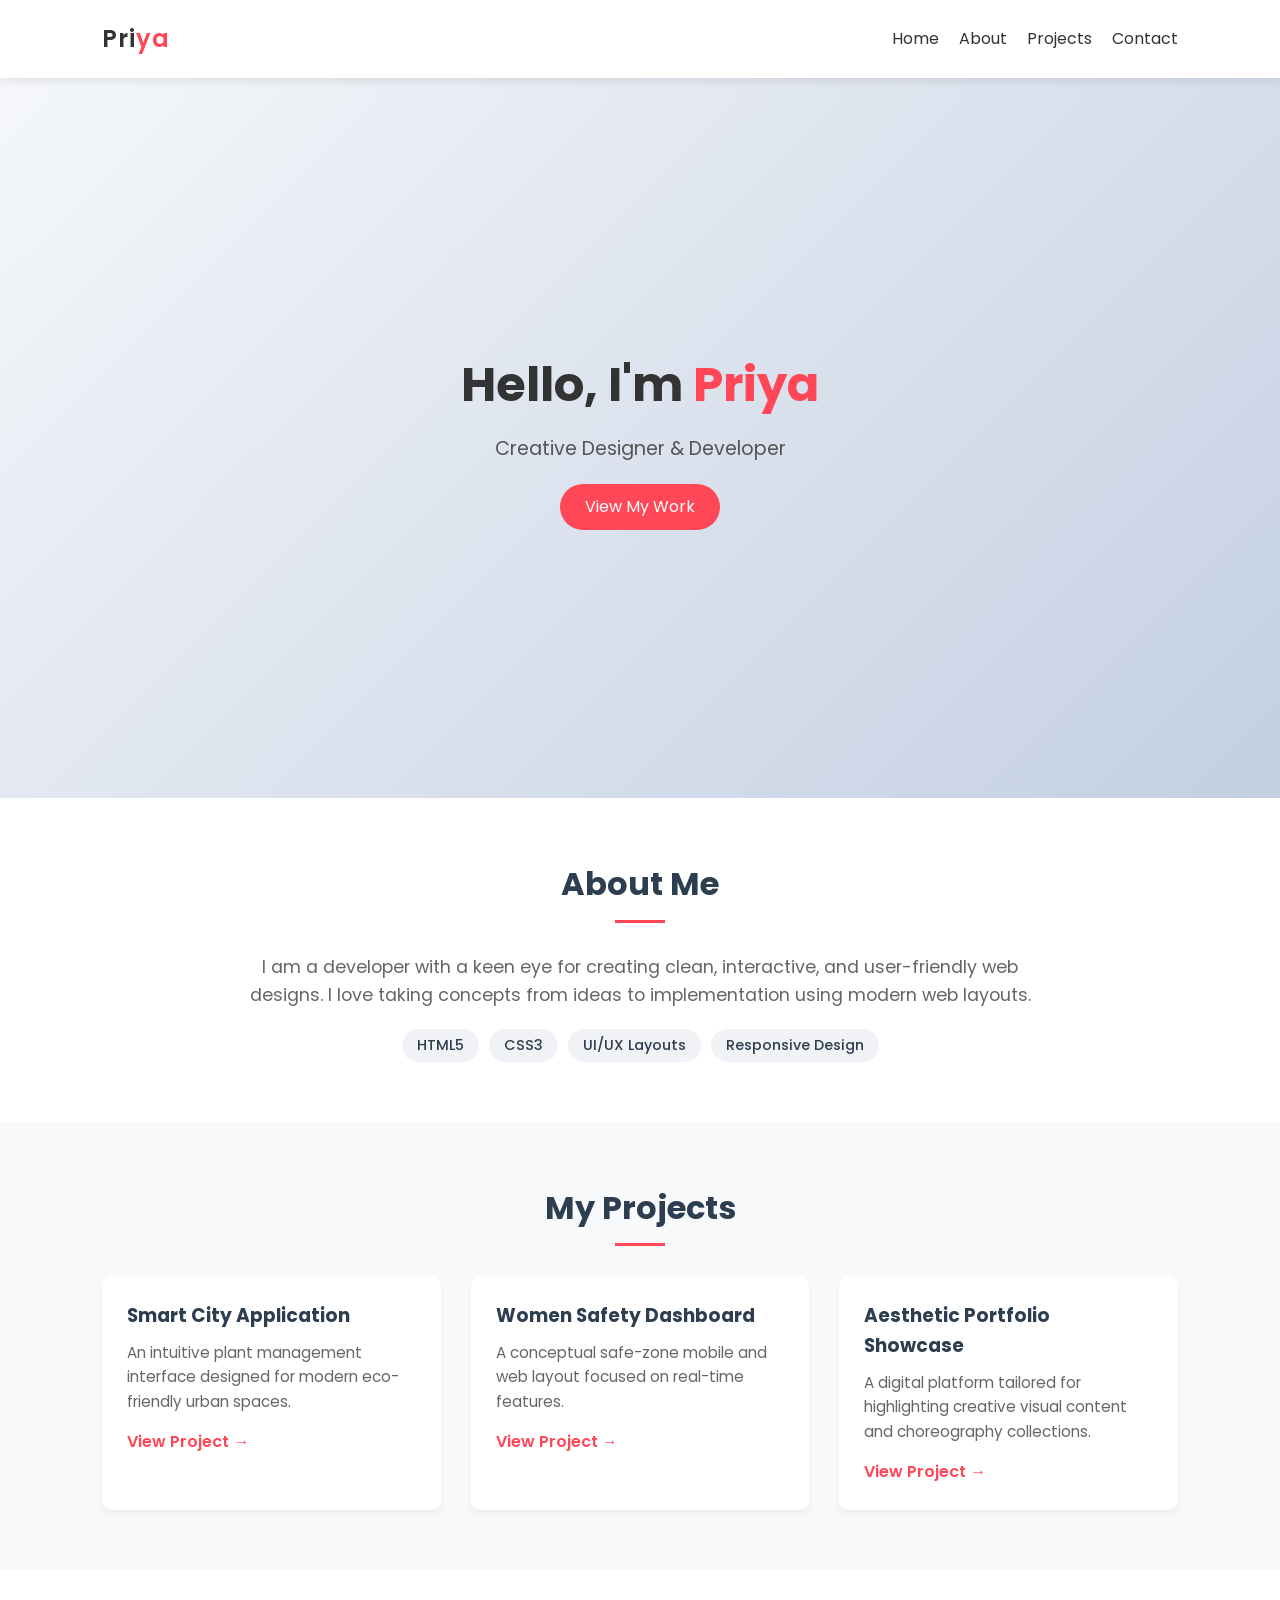
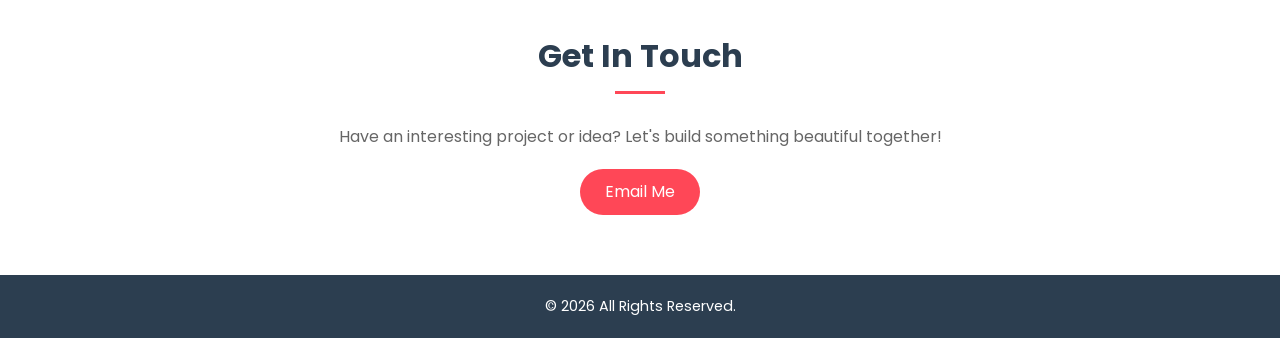
<file: mini_project1/index.html>
<!DOCTYPE html>
<html lang="en">
<head>
    <meta charset="UTF-8">
    <meta name="viewport" content="width=device-width, initial-scale=1.0">
    <title>My Portfolio</title>
    <link href="https://fonts.googleapis.com/css2?family=Poppins:wght@300;400;600&display=swap" rel="stylesheet">
    
    <style>
        /* ==================== GENERAL STYLES ==================== */
        * {
            margin: 0;
            padding: 0;
            box-sizing: border-box;
            font-family: 'Poppins', sans-serif;
            scroll-behavior: smooth;
        }

        body {
            background-color: #f8f9fa;
            color: #333;
            line-height: 1.6;
        }

        section {
            padding: 60px 8%;
        }

        h2 {
            text-align: center;
            margin-bottom: 30px;
            font-size: 2rem;
            color: #2c3e50;
        }

        h2::after {
            content: '';
            display: block;
            width: 50px;
            height: 3px;
            background-color: #ff4757;
            margin: 10px auto 0;
        }

        .btn {
            display: inline-block;
            padding: 10px 25px;
            background-color: #ff4757;
            color: white;
            text-decoration: none;
            border-radius: 25px;
            transition: background 0.3s;
        }

        .btn:hover {
            background-color: #e84118;
        }

        /* ==================== 1. NAVIGATION (Flexbox) ==================== */
        .navbar {
            display: flex;
            justify-content: space-between;
            align-items: center;
            padding: 20px 8%;
            background-color: #ffffff;
            box-shadow: 0 2px 10px rgba(0,0,0,0.1);
            position: sticky;
            top: 0;
            z-index: 1000;
        }

        .logo {
            font-size: 1.5rem;
            font-weight: 600;
            letter-spacing: 1px;
        }

        .logo span {
            color: #ff4757;
        }

        .nav-links {
            display: flex;
            list-style: none;
        }

        .nav-links li {
            margin-left: 20px;
        }

        .nav-links a {
            text-decoration: none;
            color: #333;
            font-weight: 400;
            transition: color 0.3s;
        }

        .nav-links a:hover {
            color: #ff4757;
        }

        /* ==================== HERO SECTION ==================== */
        .hero {
            height: 80vh;
            display: flex;
            justify-content: center;
            align-items: center;
            text-align: center;
            background: linear-gradient(135deg, #f5f7fa 0%, #c3cfe2 100%);
            padding: 0 20px;
        }

        .hero-content h1 {
            font-size: 3rem;
            margin-bottom: 10px;
        }

        .highlight {
            color: #ff4757;
        }

        .hero-content p {
            font-size: 1.2rem;
            color: #555;
            margin-bottom: 20px;
        }

        /* ==================== 2. ABOUT SECTION (Flexbox) ==================== */
        .about-section {
            background-color: #ffffff;
        }

        .about-container {
            display: flex;
            justify-content: center;
            max-width: 800px;
            margin: 0 auto;
            text-align: center;
        }

        .about-text p {
            font-size: 1.1rem;
            color: #666;
            margin-bottom: 20px;
        }

        .skills {
            display: flex;
            flex-wrap: wrap;
            justify-content: center;
            gap: 10px;
        }

        .skill-badge {
            background-color: #f1f2f6;
            color: #2c3e50;
            padding: 5px 15px;
            border-radius: 20px;
            font-size: 0.9rem;
            font-weight: 500;
        }

        /* ==================== 3. PROJECTS SECTION (CSS Grid) ==================== */
        .projects-grid {
            display: grid;
            grid-template-columns: repeat(auto-fit, minmax(280px, 1fr));
            gap: 30px;
            margin-top: 20px;
        }

        .project-card {
            background-color: #ffffff;
            padding: 25px;
            border-radius: 10px;
            box-shadow: 0 4px 6px rgba(0,0,0,0.05);
            transition: transform 0.3s, box-shadow 0.3s;
        }

        .project-card:hover {
            transform: translateY(-5px);
            box-shadow: 0 10px 20px rgba(0,0,0,0.1);
        }

        .project-card h3 {
            margin-bottom: 10px;
            color: #2c3e50;
        }

        .project-card p {
            color: #666;
            font-size: 0.95rem;
            margin-bottom: 15px;
        }

        .project-link {
            color: #ff4757;
            text-decoration: none;
            font-weight: 600;
        }

        /* ==================== CONTACT & FOOTER ==================== */
        .contact-section {
            background-color: #ffffff;
            text-align: center;
        }

        .contact-section p {
            margin-bottom: 20px;
            color: #666;
        }

        footer {
            text-align: center;
            padding: 20px;
            background-color: #2c3e50;
            color: #fff;
            font-size: 0.9rem;
        }

        /* ==================== 4. RESPONSIVE MEDIA QUERIES ==================== */
        @media (max-width: 768px) {
            .navbar {
                flex-direction: column;
                gap: 15px;
                text-align: center;
            }

            .nav-links li {
                margin: 0 10px;
            }

            .hero-content h1 {
                font-size: 2.2rem;
            }
        }
    </style>
</head>
<body>

    <header class="navbar">
        <div class="logo">Pri<span>ya</span></div>
        <nav>
            <ul class="nav-links">
                <li><a href="#home">Home</a></li>
                <li><a href="#about">About</a></li>
                <li><a href="#projects">Projects</a></li>
                <li><a href="#contact">Contact</a></li>
            </ul>
        </nav>
    </header>

    <section id="home" class="hero">
        <div class="hero-content">
            <h1>Hello, I'm <span class="highlight">Priya</span></h1>
            <p>Creative Designer & Developer</p>
            <a href="#projects" class="btn">View My Work</a>
        </div>
    </section>

    <section id="about" class="about-section">
        <h2>About Me</h2>
        <div class="about-container">
            <div class="about-text">
                <p>I am a developer with a keen eye for creating clean, interactive, and user-friendly web designs. I love taking concepts from ideas to implementation using modern web layouts.</p>
                <div class="skills">
                    <span class="skill-badge">HTML5</span>
                    <span class="skill-badge">CSS3</span>
                    <span class="skill-badge">UI/UX Layouts</span>
                    <span class="skill-badge">Responsive Design</span>
                </div>
            </div>
        </div>
    </section>

    <section id="projects" class="projects-section">
        <h2>My Projects</h2>
        <div class="projects-grid">
            <div class="project-card">
                <h3>Smart City Application</h3>
                <p>An intuitive plant management interface designed for modern eco-friendly urban spaces.</p>
                <a href="#" class="project-link">View Project →</a>
            </div>
            <div class="project-card">
                <h3>Women Safety Dashboard</h3>
                <p>A conceptual safe-zone mobile and web layout focused on real-time features.</p>
                <a href="#" class="project-link">View Project →</a>
            </div>
            <div class="project-card">
                <h3>Aesthetic Portfolio Showcase</h3>
                <p>A digital platform tailored for highlighting creative visual content and choreography collections.</p>
                <a href="#" class="project-link">View Project →</a>
            </div>
        </div>
    </section>

    <section id="contact" class="contact-section">
        <h2>Get In Touch</h2>
        <p>Have an interesting project or idea? Let's build something beautiful together!</p>
        <a href="mailto:your-email@example.com" class="btn">Email Me</a>
    </section>

    <footer>
        <p>&copy; 2026 All Rights Reserved.</p>
    </footer>

</body>
</html>
</file>
